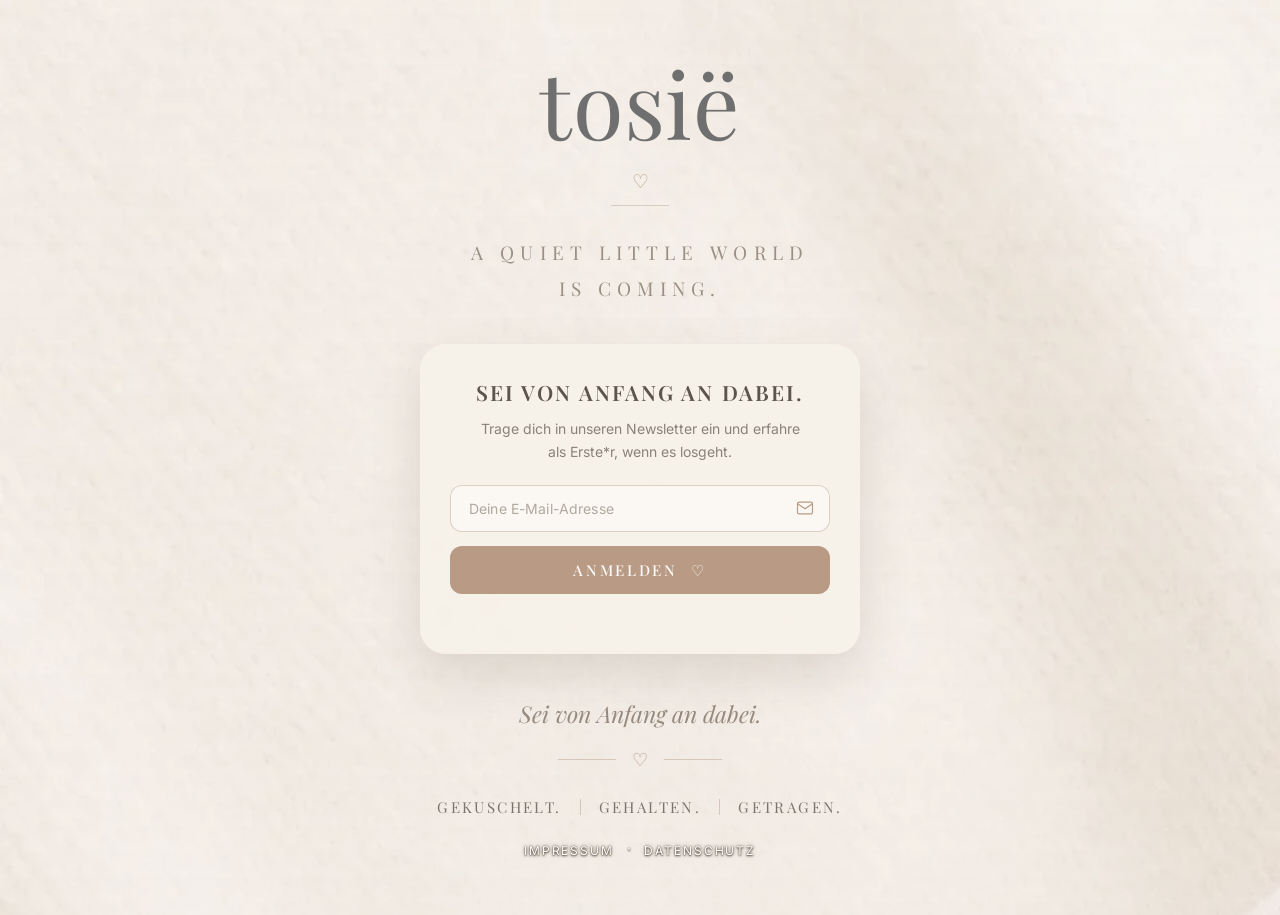
<file: index.html>
<!doctype html>
<html lang="de">
<head>
  <meta charset="utf-8" />
  <meta name="viewport" content="width=device-width, initial-scale=1" />
  <title>tosië – soft beginnings</title>
  <meta name="description" content="tosië – finest knitwear for little ones. A quiet little world is coming. Trage dich in unseren Newsletter ein." />

  <!-- Open Graph / social preview -->
  <meta property="og:type" content="website" />
  <meta property="og:title" content="tosië – soft beginnings" />
  <meta property="og:description" content="A quiet little world is coming." />
  <meta property="og:image" content="assets/hero.webp" />

  <link rel="icon" href="assets/favicon.svg" type="image/svg+xml" />
  <link rel="preconnect" href="https://fonts.googleapis.com" />
  <link rel="preconnect" href="https://fonts.gstatic.com" crossorigin />
  <link rel="stylesheet" href="styles.css?v=2" />
</head>

<body>
  <main class="landing">
    <div class="content">
      <h1 class="logo">tosië</h1>

      <span class="heart" aria-hidden="true">&#9825;</span>
      <span class="rule" aria-hidden="true"></span>

      <p class="subline">A&nbsp;Quiet&nbsp;Little&nbsp;World<br />Is&nbsp;Coming.</p>

      <div class="signup-card">
        <form id="signup" novalidate>
          <p class="card-title">Sei von Anfang an dabei.</p>
          <p class="card-text">
            Trage dich in unseren Newsletter ein und erfahre
            als&nbsp;Erste*r, wenn es losgeht.
          </p>

          <label class="visually-hidden" for="email">Email-Adresse</label>
          <div class="field">
            <input id="email" name="email" type="email" inputmode="email"
                   autocomplete="email" placeholder="Deine E-Mail-Adresse" required />
            <span class="field-icon" aria-hidden="true">
              <svg viewBox="0 0 24 24" width="20" height="20" fill="none"
                   stroke="currentColor" stroke-width="1.4"
                   stroke-linecap="round" stroke-linejoin="round">
                <rect x="3" y="5" width="18" height="14" rx="2" />
                <path d="M3 7l9 6 9-6" />
              </svg>
            </span>
          </div>

          <!-- Honeypot: für Menschen unsichtbar, Bots füllen es aus -->
          <input class="hp" type="text" name="website" tabindex="-1"
                 autocomplete="off" aria-hidden="true" />

          <button type="submit">Anmelden&nbsp;&nbsp;&#9825;</button>
        </form>
        <p id="signup-status" role="status" aria-live="polite"></p>
      </div>

      <p class="claim">Sei von Anfang an dabei.</p>

      <div class="divider" aria-hidden="true">
        <span class="rule"></span>
        <span class="heart">&#9825;</span>
        <span class="rule"></span>
      </div>

      <ul class="pillars">
        <li>Gekuschelt.</li>
        <li>Gehalten.</li>
        <li>Getragen.</li>
      </ul>

      <footer class="legal">
        <a href="impressum.html">Impressum</a>
        <span class="sep" aria-hidden="true">·</span>
        <a href="datenschutz.html">Datenschutz</a>
      </footer>
    </div>
  </main>
  <script src="assets/signup.js?v=2" defer></script>
</body>
</html>
</file>
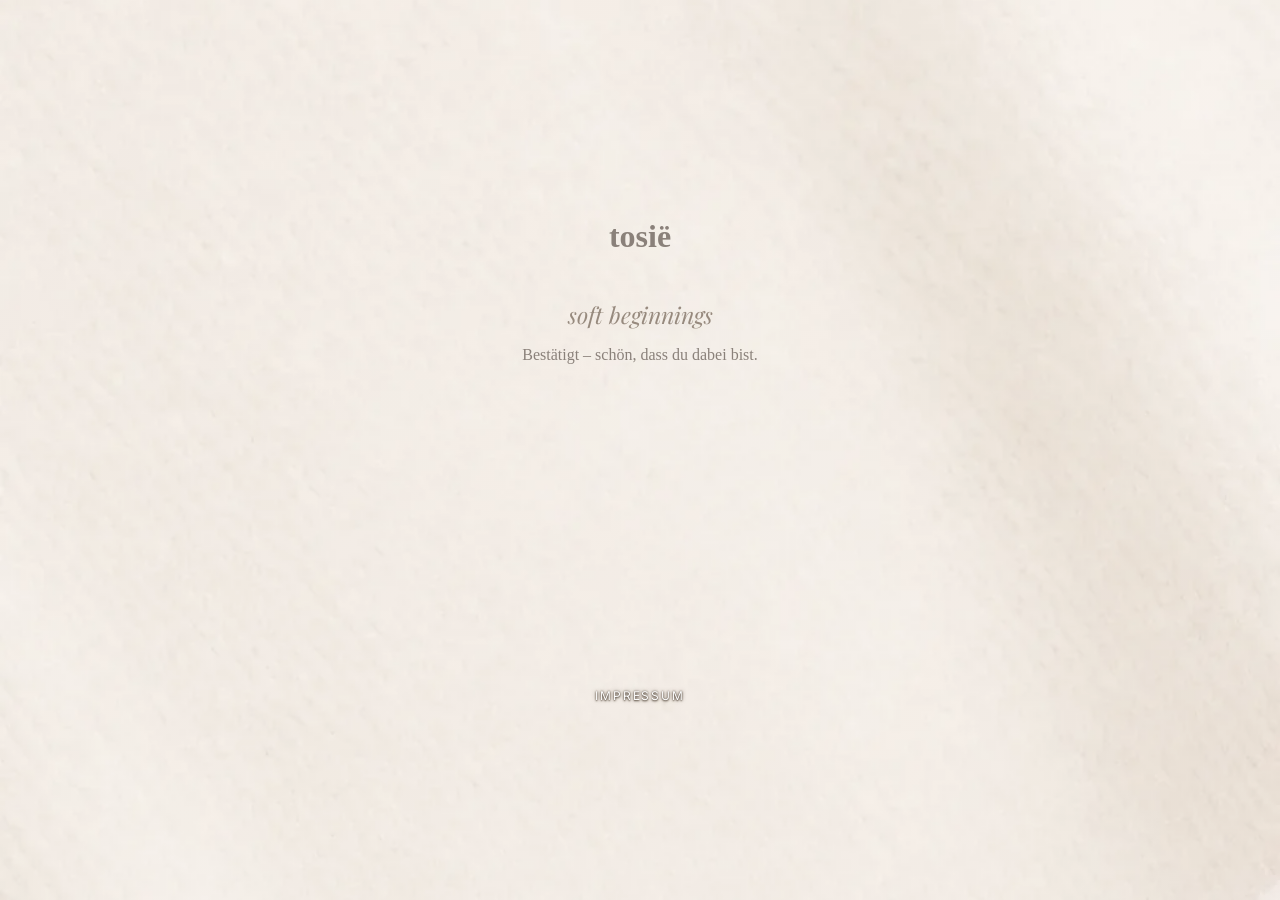
<file: confirmed.html>
<!doctype html>
<html lang="de">
<head>
  <meta charset="utf-8" />
  <meta name="viewport" content="width=device-width, initial-scale=1" />
  <title>tosië – bestätigt</title>
  <meta name="robots" content="noindex" />
  <link rel="icon" href="assets/favicon.svg" type="image/svg+xml" />
  <link rel="preconnect" href="https://fonts.googleapis.com" />
  <link rel="preconnect" href="https://fonts.gstatic.com" crossorigin />
  <link rel="stylesheet" href="styles.css" />
</head>
<body>
  <main class="landing">
    <div class="content">
      <h1>tosië</h1>
      <p class="claim">soft beginnings</p>
      <p class="teaser" id="confirm-msg">Bestätigt – schön, dass du dabei bist.</p>
    </div>
    <footer class="legal"><a href="impressum.html">Impressum</a></footer>
  </main>
  <script>
    if (new URLSearchParams(location.search).get("status") === "invalid") {
      document.getElementById("confirm-msg").textContent =
        "Link ungültig oder abgelaufen. Bitte melde dich erneut an.";
    }
  </script>
</body>
</html>
</file>
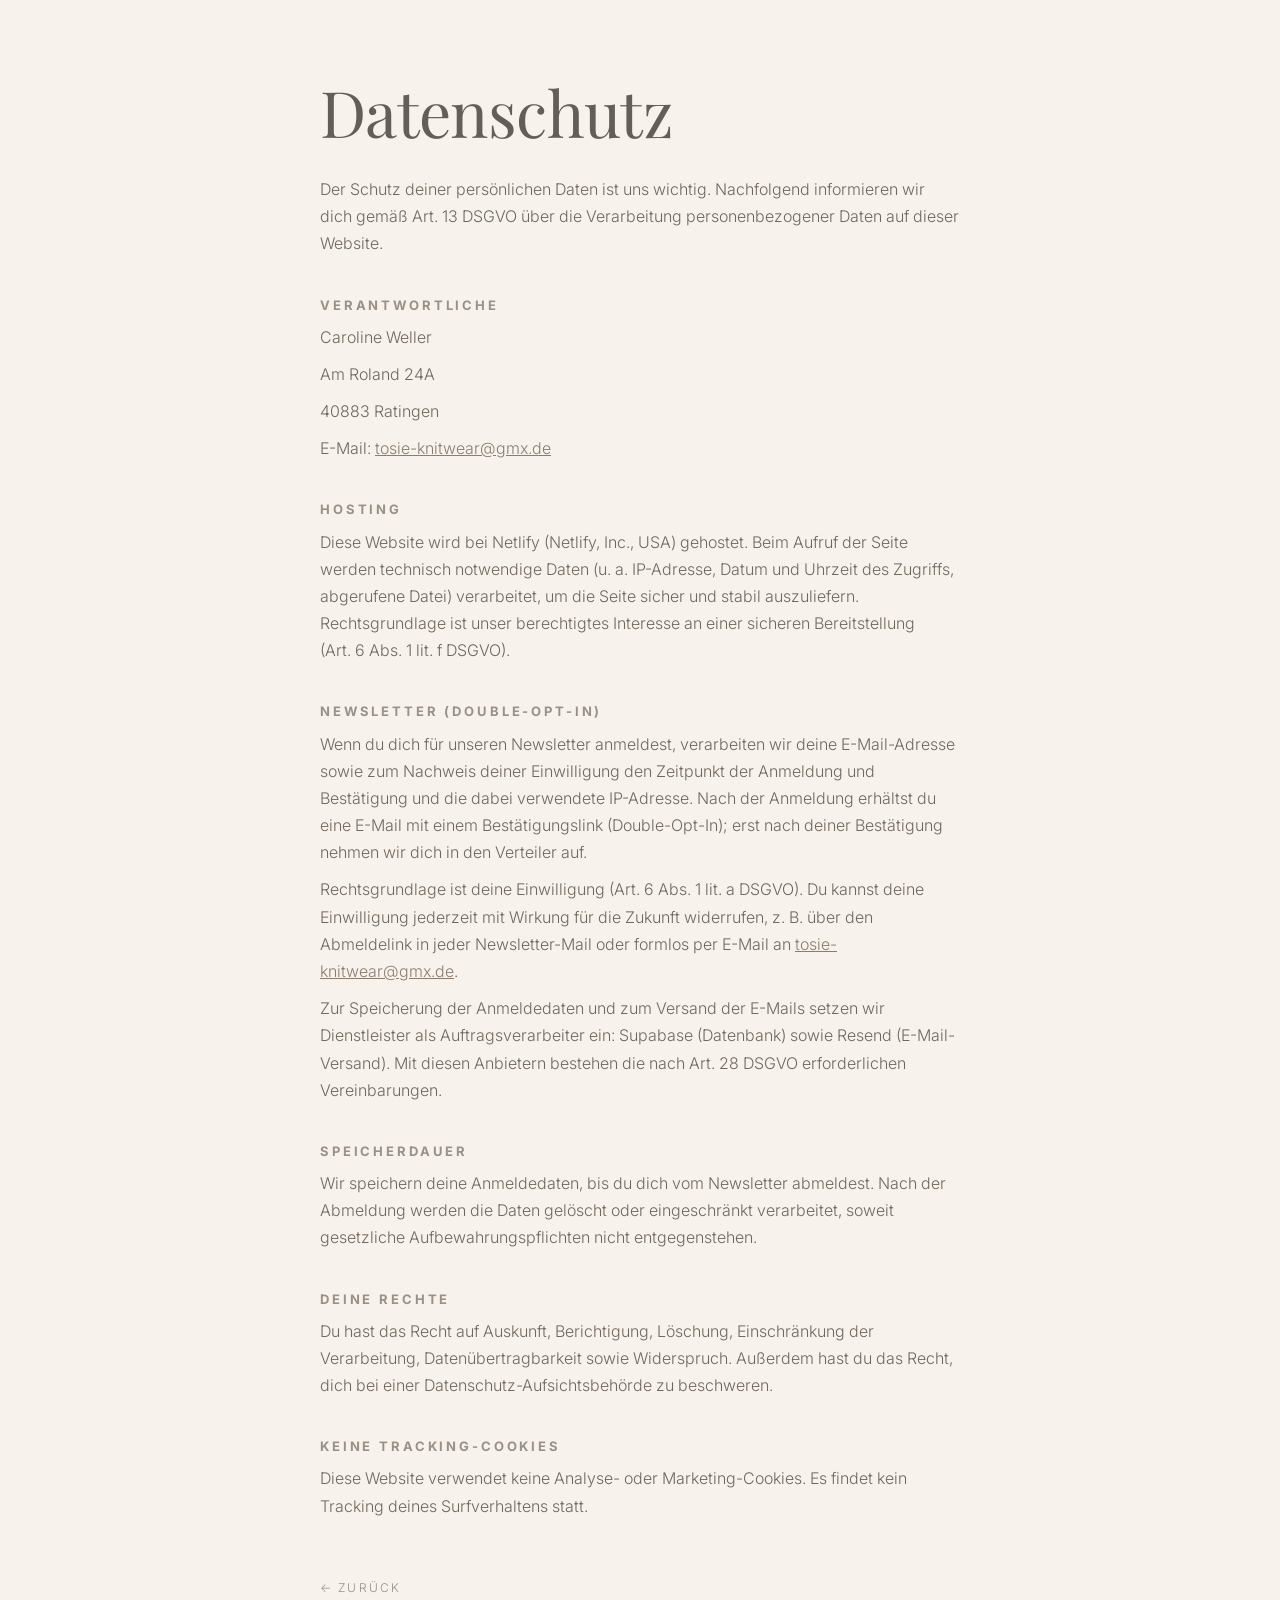
<file: datenschutz.html>
<!doctype html>
<html lang="de">
<head>
  <meta charset="utf-8" />
  <meta name="viewport" content="width=device-width, initial-scale=1" />
  <title>Datenschutz – tosië</title>
  <meta name="robots" content="noindex" />
  <link rel="icon" href="assets/favicon.svg" type="image/svg+xml" />
  <link rel="preconnect" href="https://fonts.googleapis.com" />
  <link rel="preconnect" href="https://fonts.gstatic.com" crossorigin />
  <link rel="stylesheet" href="styles.css" />
  <style>
    .legal-page {
      min-height: 100vh;
      display: grid;
      place-items: center;
      padding: 80px 24px;
      background-color: #f7f2ec;
    }
    .legal-page .box {
      width: min(92vw, 640px);
      font-family: "Inter", sans-serif;
      font-weight: 300;
      color: #6f6860;
      line-height: 1.7;
    }
    .legal-page h1 {
      font-family: "Playfair Display", serif;
      font-size: clamp(40px, 8vw, 64px);
      font-weight: 400;
      letter-spacing: -0.01em;
      color: rgba(82, 78, 72, 0.9);
      margin: 0 0 32px;
      line-height: 1;
    }
    .legal-page h2 {
      font-family: "Inter", sans-serif;
      font-size: 13px;
      letter-spacing: 0.22em;
      text-transform: uppercase;
      color: rgba(112, 103, 94, 0.7);
      margin: 36px 0 8px;
    }
    .legal-page p { margin: 0 0 10px; }
    .legal-page a { color: #8a7d70; }
    .legal-page .back {
      display: inline-block;
      margin-top: 48px;
      font-size: 12px;
      letter-spacing: 0.18em;
      text-transform: uppercase;
      text-decoration: none;
      color: rgba(112, 103, 94, 0.7);
    }
    .legal-page .back:hover { color: rgba(112, 103, 94, 0.95); }
  </style>
</head>

<body>
  <main class="legal-page">
    <div class="box">
      <h1>Datenschutz</h1>

      <p>
        Der Schutz deiner persönlichen Daten ist uns wichtig. Nachfolgend
        informieren wir dich gemäß Art. 13 DSGVO über die Verarbeitung
        personenbezogener Daten auf dieser Website.
      </p>

      <h2>Verantwortliche</h2>
      <p>Caroline Weller</p>
      <p>Am Roland 24A</p>
      <p>40883 Ratingen</p>
      <p>E-Mail: <a href="mailto:tosie-knitwear@gmx.de">tosie-knitwear@gmx.de</a></p>

      <h2>Hosting</h2>
      <p>
        Diese Website wird bei Netlify (Netlify, Inc., USA) gehostet. Beim Aufruf
        der Seite werden technisch notwendige Daten (u.&nbsp;a. IP-Adresse,
        Datum und Uhrzeit des Zugriffs, abgerufene Datei) verarbeitet, um die
        Seite sicher und stabil auszuliefern. Rechtsgrundlage ist unser
        berechtigtes Interesse an einer sicheren Bereitstellung
        (Art.&nbsp;6&nbsp;Abs.&nbsp;1&nbsp;lit.&nbsp;f&nbsp;DSGVO).
      </p>

      <h2>Newsletter (Double-Opt-In)</h2>
      <p>
        Wenn du dich für unseren Newsletter anmeldest, verarbeiten wir deine
        E-Mail-Adresse sowie zum Nachweis deiner Einwilligung den Zeitpunkt der
        Anmeldung und Bestätigung und die dabei verwendete IP-Adresse. Nach der
        Anmeldung erhältst du eine E-Mail mit einem Bestätigungslink
        (Double-Opt-In); erst nach deiner Bestätigung nehmen wir dich in den
        Verteiler auf.
      </p>
      <p>
        Rechtsgrundlage ist deine Einwilligung
        (Art.&nbsp;6&nbsp;Abs.&nbsp;1&nbsp;lit.&nbsp;a&nbsp;DSGVO). Du kannst
        deine Einwilligung jederzeit mit Wirkung für die Zukunft widerrufen,
        z.&nbsp;B. über den Abmeldelink in jeder Newsletter-Mail oder formlos per
        E-Mail an
        <a href="mailto:tosie-knitwear@gmx.de">tosie-knitwear@gmx.de</a>.
      </p>
      <p>
        Zur Speicherung der Anmeldedaten und zum Versand der E-Mails setzen wir
        Dienstleister als Auftragsverarbeiter ein: Supabase (Datenbank) sowie
        Resend (E-Mail-Versand). Mit diesen Anbietern bestehen die nach
        Art.&nbsp;28&nbsp;DSGVO erforderlichen Vereinbarungen.
      </p>

      <h2>Speicherdauer</h2>
      <p>
        Wir speichern deine Anmeldedaten, bis du dich vom Newsletter abmeldest.
        Nach der Abmeldung werden die Daten gelöscht oder eingeschränkt
        verarbeitet, soweit gesetzliche Aufbewahrungspflichten nicht
        entgegenstehen.
      </p>

      <h2>Deine Rechte</h2>
      <p>
        Du hast das Recht auf Auskunft, Berichtigung, Löschung, Einschränkung
        der Verarbeitung, Datenübertragbarkeit sowie Widerspruch. Außerdem hast
        du das Recht, dich bei einer Datenschutz-Aufsichtsbehörde zu beschweren.
      </p>

      <h2>Keine Tracking-Cookies</h2>
      <p>
        Diese Website verwendet keine Analyse- oder Marketing-Cookies. Es findet
        kein Tracking deines Surfverhaltens statt.
      </p>

      <a class="back" href="index.html">&larr; Zurück</a>
    </div>
  </main>
</body>
</html>
</file>
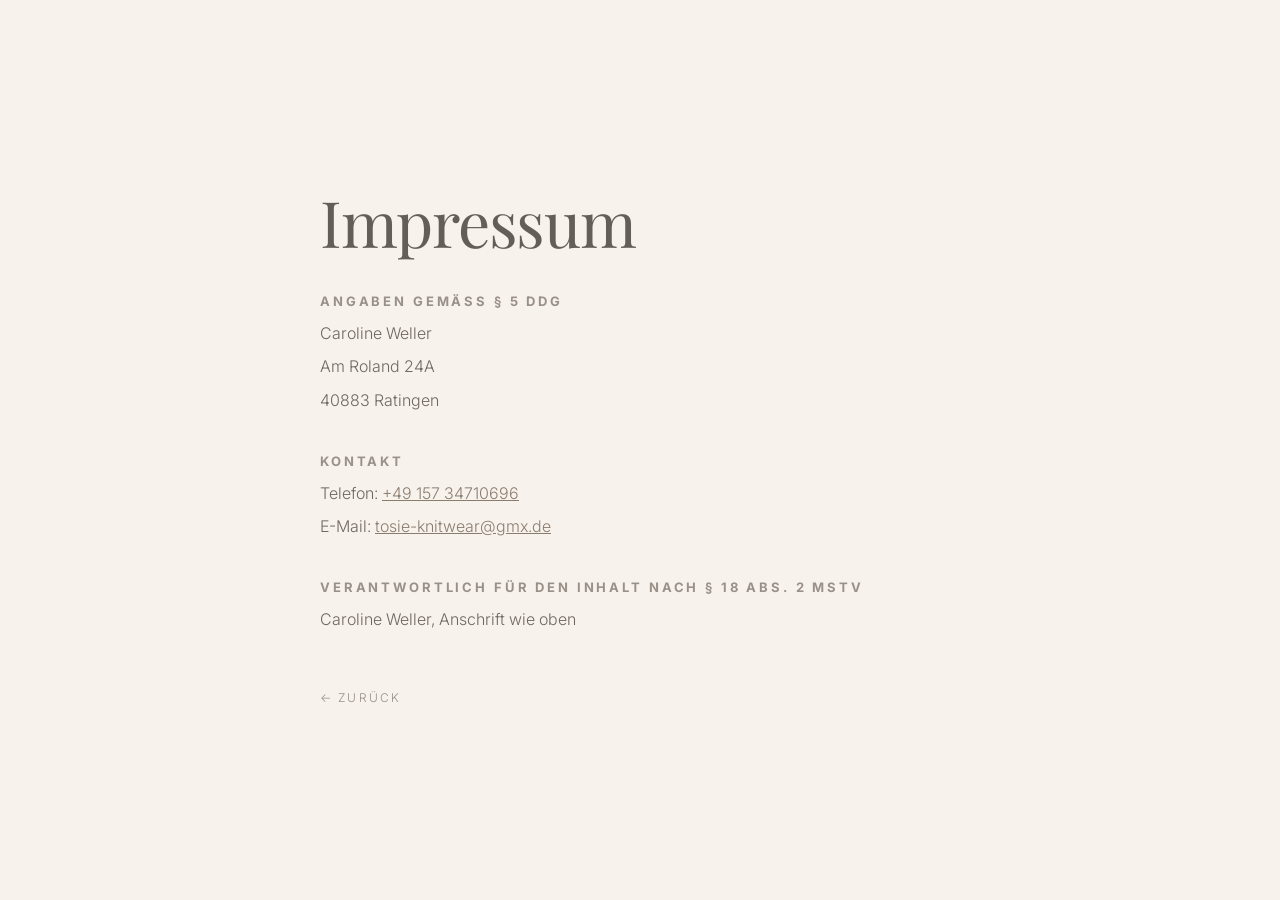
<file: impressum.html>
<!doctype html>
<html lang="de">
<head>
  <meta charset="utf-8" />
  <meta name="viewport" content="width=device-width, initial-scale=1" />
  <title>Impressum – tosië</title>
  <meta name="robots" content="noindex" />
  <link rel="icon" href="assets/favicon.svg" type="image/svg+xml" />
  <link rel="preconnect" href="https://fonts.googleapis.com" />
  <link rel="preconnect" href="https://fonts.gstatic.com" crossorigin />
  <link rel="stylesheet" href="styles.css" />
  <style>
    .legal-page {
      min-height: 100vh;
      display: grid;
      place-items: center;
      padding: 80px 24px;
      background-color: #f7f2ec;
    }
    .legal-page .box {
      width: min(92vw, 640px);
      font-family: "Inter", sans-serif;
      font-weight: 300;
      color: #6f6860;
      line-height: 1.7;
    }
    .legal-page h1 {
      font-family: "Playfair Display", serif;
      font-size: clamp(40px, 8vw, 64px);
      font-weight: 300;
      letter-spacing: -0.02em;
      color: rgba(82, 78, 72, 0.9);
      margin: 0 0 32px;
      line-height: 1;
    }
    .legal-page h2 {
      font-family: "Inter", sans-serif;
      font-size: 13px;
      letter-spacing: 0.22em;
      text-transform: uppercase;
      color: rgba(112, 103, 94, 0.7);
      margin: 36px 0 8px;
    }
    .legal-page p { margin: 0 0 6px; }
    .legal-page a { color: #8a7d70; }
    .legal-page .back {
      display: inline-block;
      margin-top: 48px;
      font-size: 12px;
      letter-spacing: 0.18em;
      text-transform: uppercase;
      text-decoration: none;
      color: rgba(112, 103, 94, 0.7);
    }
    .legal-page .back:hover { color: rgba(112, 103, 94, 0.95); }
  </style>
</head>

<body>
  <main class="legal-page">
    <div class="box">
      <h1>Impressum</h1>

      <h2>Angaben gemäß § 5 DDG</h2>
      <p>Caroline Weller</p>
      <p>Am Roland 24A</p>
      <p>40883 Ratingen</p>

      <h2>Kontakt</h2>
      <p>Telefon: <a href="tel:+4915734710696">+49 157 34710696</a></p>
      <p>E-Mail: <a href="mailto:tosie-knitwear@gmx.de">tosie-knitwear@gmx.de</a></p>

      <h2>Verantwortlich für den Inhalt nach § 18 Abs. 2 MStV</h2>
      <p>Caroline Weller, Anschrift wie oben</p>

      <a class="back" href="index.html">&larr; Zurück</a>
    </div>
  </main>
</body>
</html>
</file>
<file: styles.css>
@import url('https://fonts.googleapis.com/css2?family=Playfair+Display:ital,wght@0,400;0,500;0,600;1,400;1,500&family=Inter:wght@300;400&display=swap');

/* tosië – warm cream knit, taupe accents, Playfair Display per Brand-Spec */
:root {
  --bg-cream: #efe7da;

  --logo: #6f6f6f;          /* Brand-Spec Headline */
  --ink: #5b554e;           /* starke Headlines */
  --ink-soft: #8a817a;      /* Fließtext */
  --subline-grey: #9a8f83;  /* Subline */
  --pillar: #7c736b;

  --taupe: #b89a85;         /* Button / Akzent */
  --taupe-deep: #a8866f;    /* Hover */
  --taupe-text: #978a7e;    /* italic claim */

  --hair: rgba(150, 124, 100, 0.32);
  --card-bg: rgba(247, 242, 234, 0.82);
  --field-bg: #fbf8f3;

  --veil-top: rgba(250, 246, 239, 0.20);
  --veil-bottom: rgba(250, 246, 239, 0.34);
  --card-shadow: rgba(91, 78, 65, 0.16);
}

* { box-sizing: border-box; }

body {
  margin: 0;
  min-height: 100vh;
  background: var(--bg-cream);
  color: var(--ink-soft);
}

.landing {
  min-height: 100vh;
  display: grid;
  place-items: center;
  padding: 56px 22px;
  background-color: var(--bg-cream);
  background-image:
    linear-gradient(var(--veil-top), var(--veil-bottom)),
    url("assets/bg.webp");
  background-size: cover;
  background-position: center;
}

.content {
  width: min(92vw, 440px);
  text-align: center;
}

/* ---------- Logo ---------- */
.logo {
  margin: 0;
  font-family: "Playfair Display", serif;
  font-weight: 400;
  font-size: clamp(62px, 14vw, 92px);
  line-height: 1;
  letter-spacing: 0.01em;
  color: var(--logo);
}

/* ---------- Herzen & feine Linien ---------- */
.heart {
  display: block;
  color: var(--taupe);
  font-size: 19px;
  line-height: 1;
  margin: 24px 0 0;
}

.rule {
  display: inline-block;
  width: 58px;
  height: 1px;
  background: var(--hair);
  vertical-align: middle;
}

.content > .rule {
  display: block;
  margin: 14px auto 0;
}

/* ---------- Subline ---------- */
.subline {
  margin: 28px 0 38px;
  font-family: "Playfair Display", serif;
  font-weight: 400;
  font-size: clamp(15px, 3.4vw, 19px);
  letter-spacing: 0.32em;
  line-height: 1.9;
  text-transform: uppercase;
  color: var(--subline-grey);
}

/* ---------- Signup-Card ---------- */
.signup-card {
  padding: 34px 30px 30px;
  background: var(--card-bg);
  border-radius: 26px;
  box-shadow: 0 20px 50px var(--card-shadow);
  backdrop-filter: blur(4px);
  text-align: center;
}

.card-title {
  margin: 0 0 12px;
  font-family: "Playfair Display", serif;
  font-weight: 600;
  font-size: clamp(17px, 4vw, 21px);
  letter-spacing: 0.1em;
  text-transform: uppercase;
  color: var(--ink);
}

.card-text {
  margin: 0 0 22px;
  font-family: "Inter", sans-serif;
  font-weight: 400;
  font-size: 14px;
  line-height: 1.6;
  color: var(--ink-soft);
}

.field { position: relative; width: 100%; }

#signup input[type="email"] {
  width: 100%;
  font-family: "Inter", sans-serif;
  font-size: 14px;
  padding: 14px 44px 14px 18px;
  border: 1px solid var(--hair);
  border-radius: 12px;
  background: var(--field-bg);
  color: var(--ink);
  letter-spacing: 0.01em;
}

#signup input[type="email"]::placeholder { color: #b1a89e; }

#signup input[type="email"]:focus {
  outline: none;
  border-color: var(--taupe);
}

.field-icon {
  position: absolute;
  right: 15px;
  top: 50%;
  transform: translateY(-50%);
  color: var(--taupe);
  pointer-events: none;
  display: inline-flex;
}

#signup button {
  width: 100%;
  margin-top: 14px;
  font-family: "Playfair Display", serif;
  font-weight: 500;
  font-size: 15px;
  letter-spacing: 0.18em;
  text-transform: uppercase;
  padding: 14px 18px;
  border: none;
  border-radius: 12px;
  background: var(--taupe);
  color: #fdfbf8;
  cursor: pointer;
  transition: transform 0.2s ease, background 0.2s ease;
}

#signup button:hover { background: var(--taupe-deep); transform: translateY(-1px); }
#signup button:disabled { opacity: 0.6; cursor: default; transform: none; }

/* Honeypot komplett aus dem Blickfeld */
.hp {
  position: absolute;
  left: -9999px;
  width: 1px;
  height: 1px;
  opacity: 0;
}

.visually-hidden {
  position: absolute;
  width: 1px; height: 1px;
  padding: 0; margin: -1px;
  overflow: hidden; clip: rect(0 0 0 0);
  white-space: nowrap; border: 0;
}

#signup-status {
  margin: 14px 0 0;
  min-height: 1.2em;
  font-family: "Inter", sans-serif;
  font-size: 13px;
  letter-spacing: 0.02em;
  color: var(--ink-soft);
}
#signup-status[data-state="error"] { color: #b06a5a; }
#signup-status[data-state="success"] { color: var(--ink); }

/* Erfolg: Form ausblenden, Status bleibt */
.signup-card.is-done #signup { display: none; }

/* ---------- italic claim ---------- */
.claim {
  margin: 44px 0 0;
  font-family: "Playfair Display", serif;
  font-style: italic;
  font-weight: 400;
  font-size: clamp(18px, 4vw, 23px);
  color: var(--taupe-text);
}

/* ---------- Divider mit Herz ---------- */
.divider {
  display: flex;
  align-items: center;
  justify-content: center;
  gap: 16px;
  margin: 22px 0 30px;
}
.divider .heart { display: inline-block; margin: 0; font-size: 18px; }

/* ---------- Pillars ---------- */
.pillars {
  list-style: none;
  margin: 0;
  padding: 0;
  display: flex;
  justify-content: center;
  align-items: center;
}
.pillars li {
  font-family: "Playfair Display", serif;
  font-weight: 400;
  font-size: clamp(12px, 3vw, 15px);
  letter-spacing: 0.16em;
  text-transform: uppercase;
  color: var(--pillar);
  padding: 0 18px;
  line-height: 1.1;
}
.pillars li + li { border-left: 1px solid var(--hair); }

/* ---------- Footer: Impressum / Datenschutz (weiß, klein) ---------- */
.legal {
  margin-top: 26px;
  text-align: center;
}
.legal a {
  font-family: "Inter", sans-serif;
  font-size: 12px;
  letter-spacing: 0.16em;
  text-transform: uppercase;
  color: #ffffff;
  text-decoration: none;
  /* Outline-Kontur, damit Weiß auf hellem Creme lesbar bleibt */
  text-shadow:
    0 1px 2px rgba(64, 50, 36, 0.85),
    0 0 2px rgba(64, 50, 36, 0.75),
    0 0 4px rgba(64, 50, 36, 0.5);
}
.legal a:hover { text-decoration: underline; }
.legal .sep {
  color: rgba(255, 255, 255, 0.85);
  margin: 0 9px;
  text-shadow:
    0 1px 2px rgba(64, 50, 36, 0.85),
    0 0 2px rgba(64, 50, 36, 0.75);
}

@media (max-width: 600px) {
  .landing { padding: 44px 20px; }
  .signup-card { padding: 30px 24px 26px; border-radius: 22px; }
  .pillars li { padding: 0 13px; }
}
</file>
